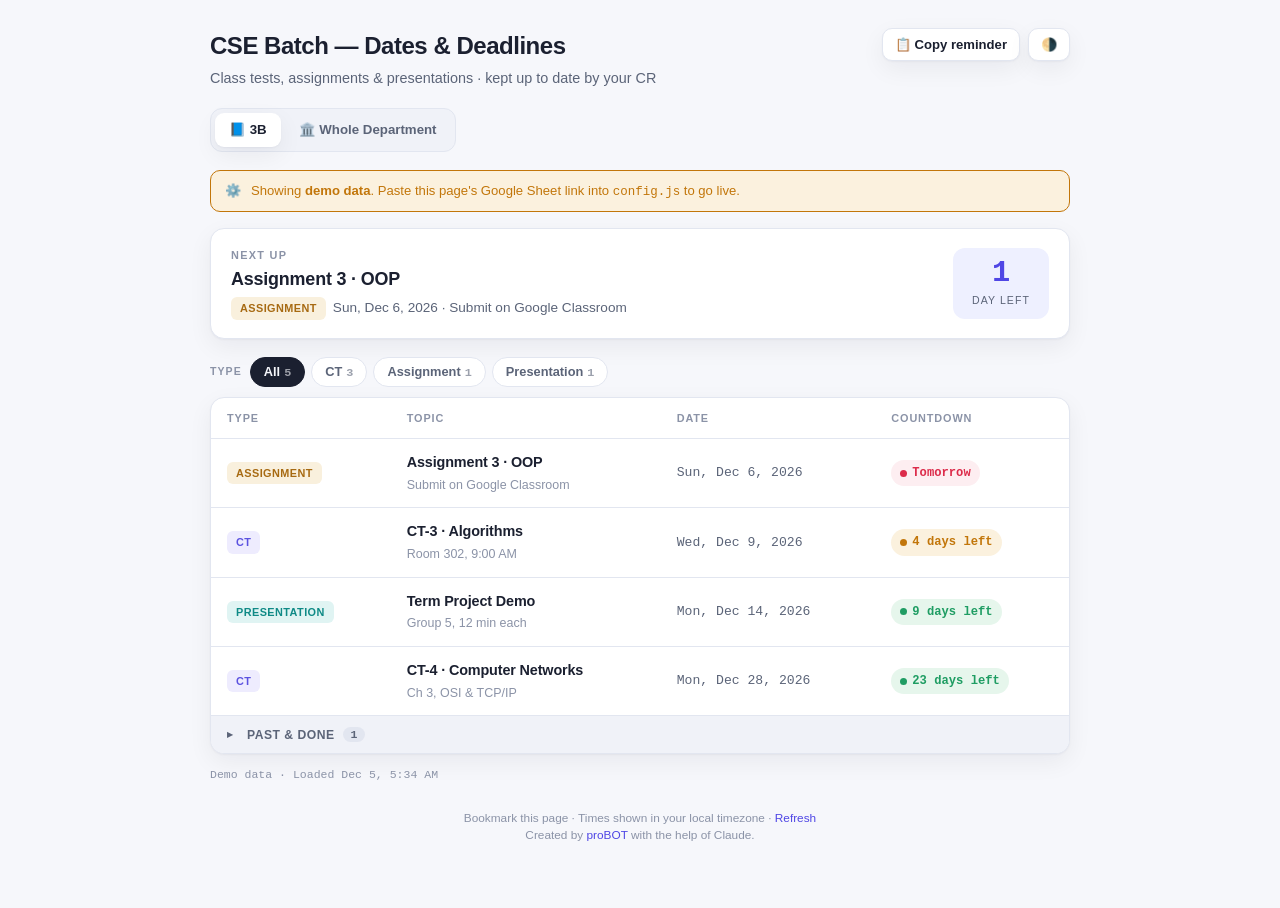
<file: index.html>
<!doctype html>
<html lang="en">
<head>
<meta charset="utf-8">
<meta name="viewport" content="width=device-width, initial-scale=1">
<title>CSE 3<sup>rd</sup> Batch — Dates &amp; Deadlines</title>
<link rel="stylesheet" href="styles.css">
</head>
<body class="page-batch">
<div class="wrap">

  <header>
    <div class="brand">
      <h1 id="title">CSE Batch — Dates &amp; Deadlines</h1>
      <p id="subtitle">Class tests, assignments &amp; presentations</p>
    </div>
    <div class="head-actions">
      <button class="btn" id="copyBtn" title="Copy a reminder to paste in the group">📋 Copy reminder</button>
      <button class="btn" id="themeBtn" title="Toggle light / dark" aria-label="Toggle theme">🌗</button>
    </div>
  </header>

  <nav class="pages">
    <a href="index.html" aria-current="page">📘 3B</a>
    <a href="department.html">🏛️ Whole Department</a>
  </nav>

  <div id="banner" class="banner" hidden>
    <span>⚙️</span>
    <span>Showing <b>demo data</b>. Paste this page's Google Sheet link into
      <code>config.js</code> to go live.</span>
  </div>

  <section class="hero" id="hero" aria-live="polite"></section>

  <div id="filters" role="group" aria-label="Filters"></div>

  <div class="card">
    <div class="table-scroll">
      <table>
        <thead>
          <tr>
            <th id="headBatch" hidden>Batch</th>
            <th>Type</th><th>Topic</th><th>Date</th><th>Countdown</th>
          </tr>
        </thead>
        <tbody id="rows"></tbody>
      </table>
    </div>
  </div>

  <p class="updated" id="updated" style="margin-top:12px"></p>

  <footer>
    Bookmark this page · Times shown in your local timezone ·
    <a href="#" id="refresh">Refresh</a><br>
    Created by <a href="https://codeforces.com/profile/probot001">proBOT</a> with the help of Claude.
  </footer>
</div>

<script src="config.js"></script>
<script src="app.js"></script>
<script>initPage("batch");</script>
</body>
</html>
</file>
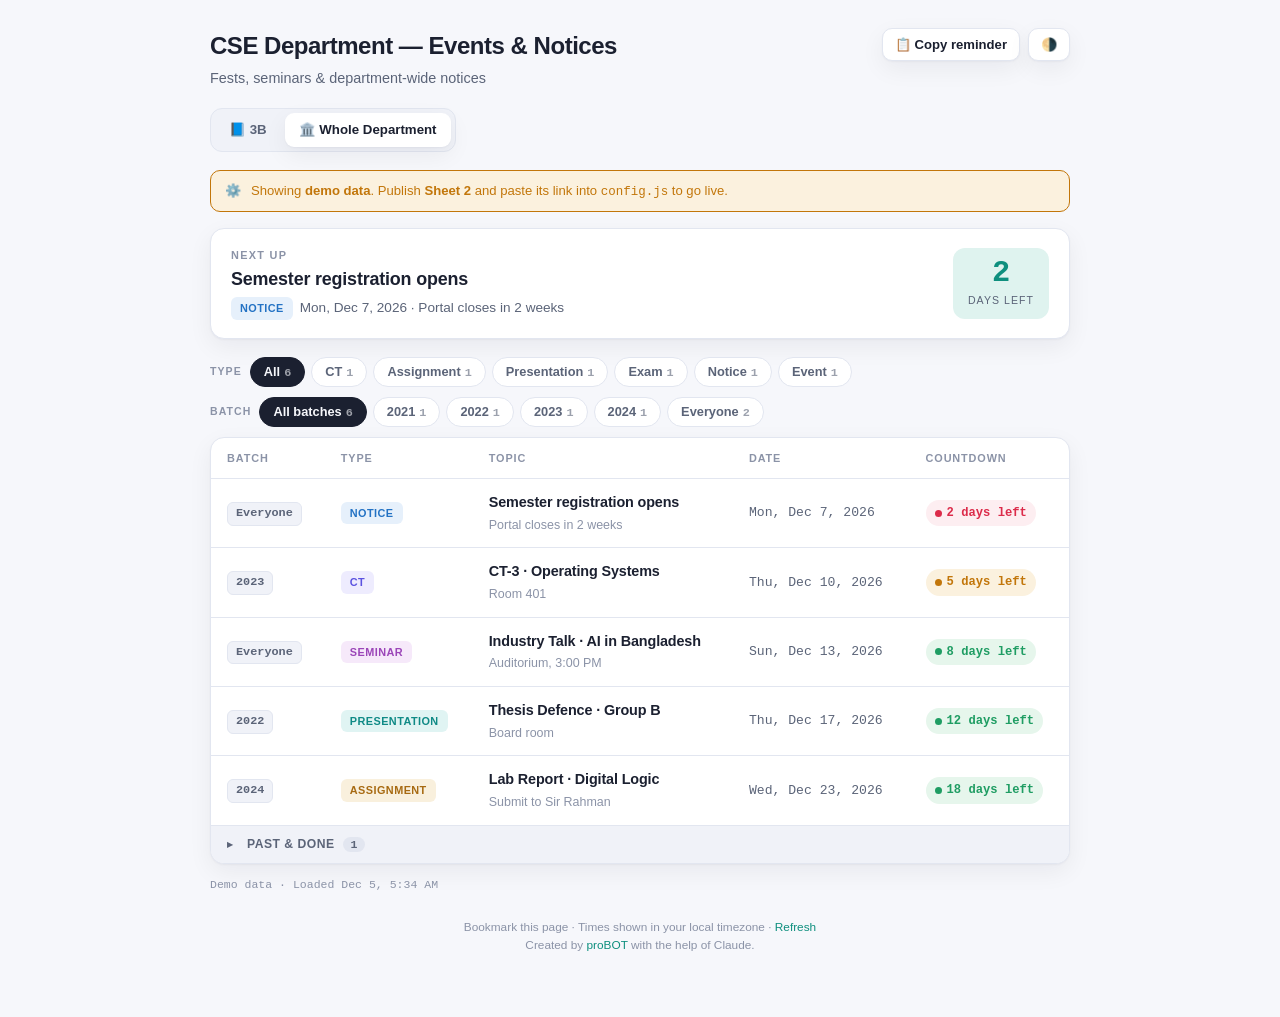
<file: department.html>
<!doctype html>
<html lang="en">
<head>
<meta charset="utf-8">
<meta name="viewport" content="width=device-width, initial-scale=1">
<title>CSE Department — Events &amp; Notices</title>
<link rel="stylesheet" href="styles.css">
</head>
<body class="page-department">
<div class="wrap">

  <header>
    <div class="brand">
      <h1 id="title">CSE Department — Events &amp; Notices</h1>
      <p id="subtitle">Fests, seminars &amp; department-wide notices</p>
    </div>
    <div class="head-actions">
      <button class="btn" id="copyBtn" title="Copy a reminder to paste in the group">📋 Copy reminder</button>
      <button class="btn" id="themeBtn" title="Toggle light / dark" aria-label="Toggle theme">🌗</button>
    </div>
  </header>

  <nav class="pages">
    <a href="index.html">📘 3B</a>
    <a href="department.html" aria-current="page">🏛️ Whole Department</a>
  </nav>

  <div id="banner" class="banner" hidden>
    <span>⚙️</span>
    <span>Showing <b>demo data</b>. Publish <b>Sheet 2</b> and paste its link into
      <code>config.js</code> to go live.</span>
  </div>

  <section class="hero" id="hero" aria-live="polite"></section>

  <div id="filters" role="group" aria-label="Filters"></div>

  <div class="card">
    <div class="table-scroll">
      <table>
        <thead>
          <tr>
            <th id="headBatch" hidden>Batch</th>
            <th>Type</th><th>Topic</th><th>Date</th><th>Countdown</th>
          </tr>
        </thead>
        <tbody id="rows"></tbody>
      </table>
    </div>
  </div>

  <p class="updated" id="updated" style="margin-top:12px"></p>

  <footer>
    Bookmark this page · Times shown in your local timezone ·
    <a href="#" id="refresh">Refresh</a><br>
    Created by <a href="https://codeforces.com/profile/probot001">proBOT</a> with the help of Claude.
  </footer>
</div>

<script src="config.js"></script>
<script src="app.js"></script>
<script>initPage("department");</script>
</body>
</html>
</file>
<file: styles.css>
/* ============================================================
   Shared styles for both pages. You don't need to edit this.
   ============================================================ */
:root{
  --bg:        #f6f7fb;
  --surface:   #ffffff;
  --surface-2: #f0f2f8;
  --border:    #e2e6f0;
  --ink:       #1b2030;
  --ink-soft:  #5b6478;
  --ink-faint: #8b93a7;
  --accent:    #4f46e5;
  --accent-soft:#eef0ff;

  /* urgency — one semantic system, owned by the countdown pills */
  --overdue:   #8b93a7;  --overdue-bg:#eef0f4;
  --urgent:    #dc2b4a;  --urgent-bg: #fdeef1;
  --soon:      #c2760a;  --soon-bg:   #fbf1de;
  --later:     #1f9d63;  --later-bg:  #e6f6ec;

  /* category — quieter, separate from urgency */
  --c-ct:#5b52e0;        --c-ct-bg:#eeecfe;
  --c-assign:#a76a12;    --c-assign-bg:#f9f0dd;
  --c-present:#0f8a86;   --c-present-bg:#e0f4f3;
  --c-exam:#c02f56;      --c-exam-bg:#fbe9ee;
  --c-notice:#2372c4;    --c-notice-bg:#e6f0fb;
  --c-event:#9b46b8;     --c-event-bg:#f6e9fa;
  --c-other:#67708a;     --c-other-bg:#eef0f5;

  --shadow: 0 1px 2px rgba(20,24,40,.04), 0 8px 24px rgba(20,24,40,.06);
  --radius: 14px;
  --mono: ui-monospace,"SF Mono","SFMono-Regular",Menlo,"Cascadia Mono","Roboto Mono",monospace;
  --sans: -apple-system,BlinkMacSystemFont,"Segoe UI",Roboto,"Helvetica Neue",Arial,sans-serif;
}
@media (prefers-color-scheme: dark){
  :root{
    --bg:#0e1017; --surface:#171a24; --surface-2:#1e2230; --border:#2a2f3f;
    --ink:#eef1f8; --ink-soft:#a4adc2; --ink-faint:#6b7488;
    --accent:#8b8cf7; --accent-soft:#20223a;
    --overdue:#6b7488; --overdue-bg:#20242f;
    --urgent:#ff6b83;  --urgent-bg:#2c1a20;
    --soon:#e0a33a;    --soon-bg:#2c2413;
    --later:#4fce8a;   --later-bg:#16281d;
    --c-ct:#9d97ff;      --c-ct-bg:#232244;
    --c-assign:#e0aa4f;  --c-assign-bg:#2e2614;
    --c-present:#4fd3cc; --c-present-bg:#122e2d;
    --c-exam:#ff7d9c;    --c-exam-bg:#2f1a22;
    --c-notice:#6bb0f5;  --c-notice-bg:#152738;
    --c-event:#d18cec;   --c-event-bg:#2a1a33;
    --c-other:#8b93a7;   --c-other-bg:#232733;
    --shadow:0 1px 2px rgba(0,0,0,.3), 0 10px 30px rgba(0,0,0,.35);
  }
}
:root[data-theme="dark"]{
  --bg:#0e1017; --surface:#171a24; --surface-2:#1e2230; --border:#2a2f3f;
  --ink:#eef1f8; --ink-soft:#a4adc2; --ink-faint:#6b7488;
  --accent:#8b8cf7; --accent-soft:#20223a;
  --overdue:#6b7488; --overdue-bg:#20242f;
  --urgent:#ff6b83;  --urgent-bg:#2c1a20;
  --soon:#e0a33a;    --soon-bg:#2c2413;
  --later:#4fce8a;   --later-bg:#16281d;
  --c-ct:#9d97ff;      --c-ct-bg:#232244;
  --c-assign:#e0aa4f;  --c-assign-bg:#2e2614;
  --c-present:#4fd3cc; --c-present-bg:#122e2d;
  --c-exam:#ff7d9c;    --c-exam-bg:#2f1a22;
  --c-notice:#6bb0f5;  --c-notice-bg:#152738;
  --c-event:#d18cec;   --c-event-bg:#2a1a33;
  --c-other:#8b93a7;   --c-other-bg:#232733;
  --shadow:0 1px 2px rgba(0,0,0,.3), 0 10px 30px rgba(0,0,0,.35);
}
:root[data-theme="light"]{
  --bg:#f6f7fb; --surface:#ffffff; --surface-2:#f0f2f8; --border:#e2e6f0;
  --ink:#1b2030; --ink-soft:#5b6478; --ink-faint:#8b93a7;
  --accent:#4f46e5; --accent-soft:#eef0ff;
  --overdue:#8b93a7; --overdue-bg:#eef0f4;
  --urgent:#dc2b4a;  --urgent-bg:#fdeef1;
  --soon:#c2760a;    --soon-bg:#fbf1de;
  --later:#1f9d63;   --later-bg:#e6f6ec;
  --c-ct:#5b52e0;      --c-ct-bg:#eeecfe;
  --c-assign:#a76a12;  --c-assign-bg:#f9f0dd;
  --c-present:#0f8a86; --c-present-bg:#e0f4f3;
  --c-exam:#c02f56;    --c-exam-bg:#fbe9ee;
  --c-notice:#2372c4;  --c-notice-bg:#e6f0fb;
  --c-event:#9b46b8;   --c-event-bg:#f6e9fa;
  --c-other:#67708a;   --c-other-bg:#eef0f5;
  --shadow:0 1px 2px rgba(20,24,40,.04), 0 8px 24px rgba(20,24,40,.06);
}

/* department page gets its own accent so you always know where you are */
body.page-department{ --accent:#0e8f7e; --accent-soft:#dff3ef; }
@media (prefers-color-scheme: dark){
  body.page-department{ --accent:#3ecfb6; --accent-soft:#123029; }
}
:root[data-theme="dark"] body.page-department{ --accent:#3ecfb6; --accent-soft:#123029; }
:root[data-theme="light"] body.page-department{ --accent:#0e8f7e; --accent-soft:#dff3ef; }

*{box-sizing:border-box}
body{
  margin:0; background:var(--bg); color:var(--ink);
  font-family:var(--sans); line-height:1.5; -webkit-font-smoothing:antialiased;
}
.wrap{max-width:900px; margin:0 auto; padding:28px 20px 64px}

/* ---- header ---- */
header{display:flex; flex-wrap:wrap; align-items:flex-start; gap:14px 20px; margin-bottom:18px}
.brand h1{margin:0; font-size:1.5rem; font-weight:750; letter-spacing:-.02em; text-wrap:balance}
.brand p{margin:4px 0 0; color:var(--ink-soft); font-size:.9rem}
.head-actions{margin-left:auto; display:flex; gap:8px; align-items:center}
.updated{font-size:.72rem; color:var(--ink-faint); font-family:var(--mono)}

button{font-family:inherit; cursor:pointer; border:none}
.btn{
  display:inline-flex; align-items:center; gap:6px;
  background:var(--surface); color:var(--ink); border:1px solid var(--border);
  border-radius:10px; padding:8px 12px; font-size:.82rem; font-weight:600;
  box-shadow:var(--shadow); transition:transform .08s ease, border-color .15s;
}
.btn:hover{border-color:var(--accent)}
.btn:active{transform:translateY(1px)}

/* ---- page switcher ---- */
nav.pages{display:flex; gap:4px; background:var(--surface-2); border:1px solid var(--border);
  border-radius:12px; padding:4px; margin-bottom:18px; width:fit-content; max-width:100%; flex-wrap:wrap}
nav.pages a{
  text-decoration:none; color:var(--ink-soft); font-size:.83rem; font-weight:650;
  padding:7px 14px; border-radius:9px; white-space:nowrap; transition:.12s;
}
nav.pages a:hover{color:var(--ink)}
nav.pages a[aria-current="page"]{background:var(--surface); color:var(--ink); box-shadow:var(--shadow)}

/* ---- next-up hero ---- */
.hero{
  background:var(--surface); border:1px solid var(--border); border-radius:var(--radius);
  box-shadow:var(--shadow); padding:18px 20px; margin-bottom:18px;
  display:flex; align-items:center; gap:18px; flex-wrap:wrap;
}
.hero .eyebrow{font-size:.68rem; letter-spacing:.12em; text-transform:uppercase;
  color:var(--ink-faint); font-weight:700}
.hero .next-topic{font-size:1.12rem; font-weight:700; letter-spacing:-.01em; margin-top:2px}
.hero .next-meta{color:var(--ink-soft); font-size:.85rem; margin-top:5px;
  display:flex; align-items:center; gap:7px; flex-wrap:wrap}
.hero .countdown{margin-left:auto; text-align:center; min-width:96px;
  background:var(--accent-soft); border-radius:12px; padding:10px 14px}
.hero .countdown .num{font-family:var(--mono); font-size:1.9rem; font-weight:700;
  line-height:1; color:var(--accent)}
.hero .countdown .lbl{font-size:.66rem; text-transform:uppercase; letter-spacing:.1em;
  color:var(--ink-soft); margin-top:4px}
.hero.all-clear .countdown{background:var(--later-bg)}
.hero.all-clear .countdown .num{color:var(--later); font-size:1.3rem}

/* ---- filters ---- */
.filter-group{display:flex; gap:6px; flex-wrap:wrap; margin-bottom:10px; align-items:center}
.filter-group .lbl{font-size:.66rem; text-transform:uppercase; letter-spacing:.1em;
  color:var(--ink-faint); font-weight:700; margin-right:2px}
.chip{
  background:var(--surface); border:1px solid var(--border); color:var(--ink-soft);
  border-radius:999px; padding:6px 13px; font-size:.8rem; font-weight:600; transition:.12s;
}
.chip:hover{border-color:var(--accent)}
.chip[aria-pressed="true"]{background:var(--ink); color:var(--bg); border-color:var(--ink)}
.chip .c{opacity:.6; font-family:var(--mono); font-size:.74rem; margin-left:4px}

/* ---- table ---- */
.card{background:var(--surface); border:1px solid var(--border); border-radius:var(--radius);
  box-shadow:var(--shadow); overflow:hidden; margin-top:4px}
.table-scroll{overflow-x:auto}
table{width:100%; border-collapse:collapse; font-size:.9rem}
thead th{
  text-align:left; font-size:.68rem; letter-spacing:.08em; text-transform:uppercase;
  color:var(--ink-faint); font-weight:700; padding:12px 16px;
  border-bottom:1px solid var(--border); white-space:nowrap;
}
tbody td{padding:13px 16px; border-bottom:1px solid var(--border); vertical-align:middle}
tbody tr:last-child td{border-bottom:none}
tbody tr.past{opacity:.62}
.topic{font-weight:600; letter-spacing:-.01em}
.note{display:block; color:var(--ink-faint); font-size:.78rem; font-weight:400;
  margin-top:2px; white-space:pre-line}
.date-cell{font-family:var(--mono); font-size:.82rem; color:var(--ink-soft); white-space:nowrap}

.badge{display:inline-block; font-size:.68rem; font-weight:700; letter-spacing:.04em;
  padding:3px 9px; border-radius:6px; text-transform:uppercase; white-space:nowrap}
.badge.ct{background:var(--c-ct-bg); color:var(--c-ct)}
.badge.assignment{background:var(--c-assign-bg); color:var(--c-assign)}
.badge.presentation{background:var(--c-present-bg); color:var(--c-present)}
.badge.exam{background:var(--c-exam-bg); color:var(--c-exam)}
.badge.notice{background:var(--c-notice-bg); color:var(--c-notice)}
.badge.event{background:var(--c-event-bg); color:var(--c-event)}
.badge.other{background:var(--c-other-bg); color:var(--c-other)}

.batch-tag{display:inline-block; font-family:var(--mono); font-size:.74rem; font-weight:700;
  color:var(--ink-soft); background:var(--surface-2); border:1px solid var(--border);
  padding:2px 8px; border-radius:6px; white-space:nowrap}

.pill{display:inline-flex; align-items:center; gap:5px; font-family:var(--mono);
  font-size:.76rem; font-weight:700; padding:4px 9px; border-radius:999px; white-space:nowrap}
.pill .dot{width:7px; height:7px; border-radius:50%; background:currentColor}
.pill.overdue{background:var(--overdue-bg); color:var(--overdue)}
.pill.urgent{background:var(--urgent-bg); color:var(--urgent)}
.pill.soon{background:var(--soon-bg); color:var(--soon)}
.pill.later{background:var(--later-bg); color:var(--later)}

.empty{padding:40px 20px; text-align:center; color:var(--ink-faint); font-size:.9rem}

/* ---- past section toggle ---- */
.divider-row td{padding:0; background:var(--surface-2)}
.past-toggle{
  width:100%; text-align:left; background:transparent; color:var(--ink-soft);
  padding:11px 16px; font-size:.76rem; font-weight:700; letter-spacing:.04em;
  text-transform:uppercase; display:flex; align-items:center; gap:8px;
}
.past-toggle:hover{color:var(--ink)}
.past-toggle .caret{font-size:.7rem; width:12px}
.past-toggle .c{font-family:var(--mono); background:var(--border); color:var(--ink-soft);
  border-radius:999px; padding:1px 8px; font-size:.72rem; letter-spacing:0}

/* ---- banner ---- */
.banner{display:flex; gap:10px; align-items:flex-start;
  background:var(--soon-bg); color:var(--soon); border:1px solid var(--soon);
  border-radius:10px; padding:10px 14px; font-size:.82rem; margin-bottom:16px}
.banner[hidden]{display:none}
.banner code{font-family:var(--mono); font-size:.78rem}

/* ---- mobile: rows become cards ---- */
@media (max-width:600px){
  thead{display:none}
  table, tbody, tr, td{display:block; width:100%}
  tbody tr{padding:14px 16px; border-bottom:1px solid var(--border)}
  tbody tr:last-child{border-bottom:none}
  tbody td{padding:0; border:none}
  td[data-l]{display:flex; justify-content:space-between; align-items:baseline;
    gap:12px; margin-top:6px}
  td[data-l]::before{content:attr(data-l); font-size:.68rem; text-transform:uppercase;
    letter-spacing:.06em; color:var(--ink-faint); font-weight:700; flex:none}
  td.topic-cell{margin-bottom:4px}
  td.topic-cell::before{content:none}
  .divider-row td{padding:0}
  tr.divider-row{padding:0}
  .hero .countdown{margin-left:0}
}

footer{margin-top:26px; text-align:center; color:var(--ink-faint); font-size:.74rem}
footer a{color:var(--accent); text-decoration:none}
:focus-visible{outline:2px solid var(--accent); outline-offset:2px}
</file>
